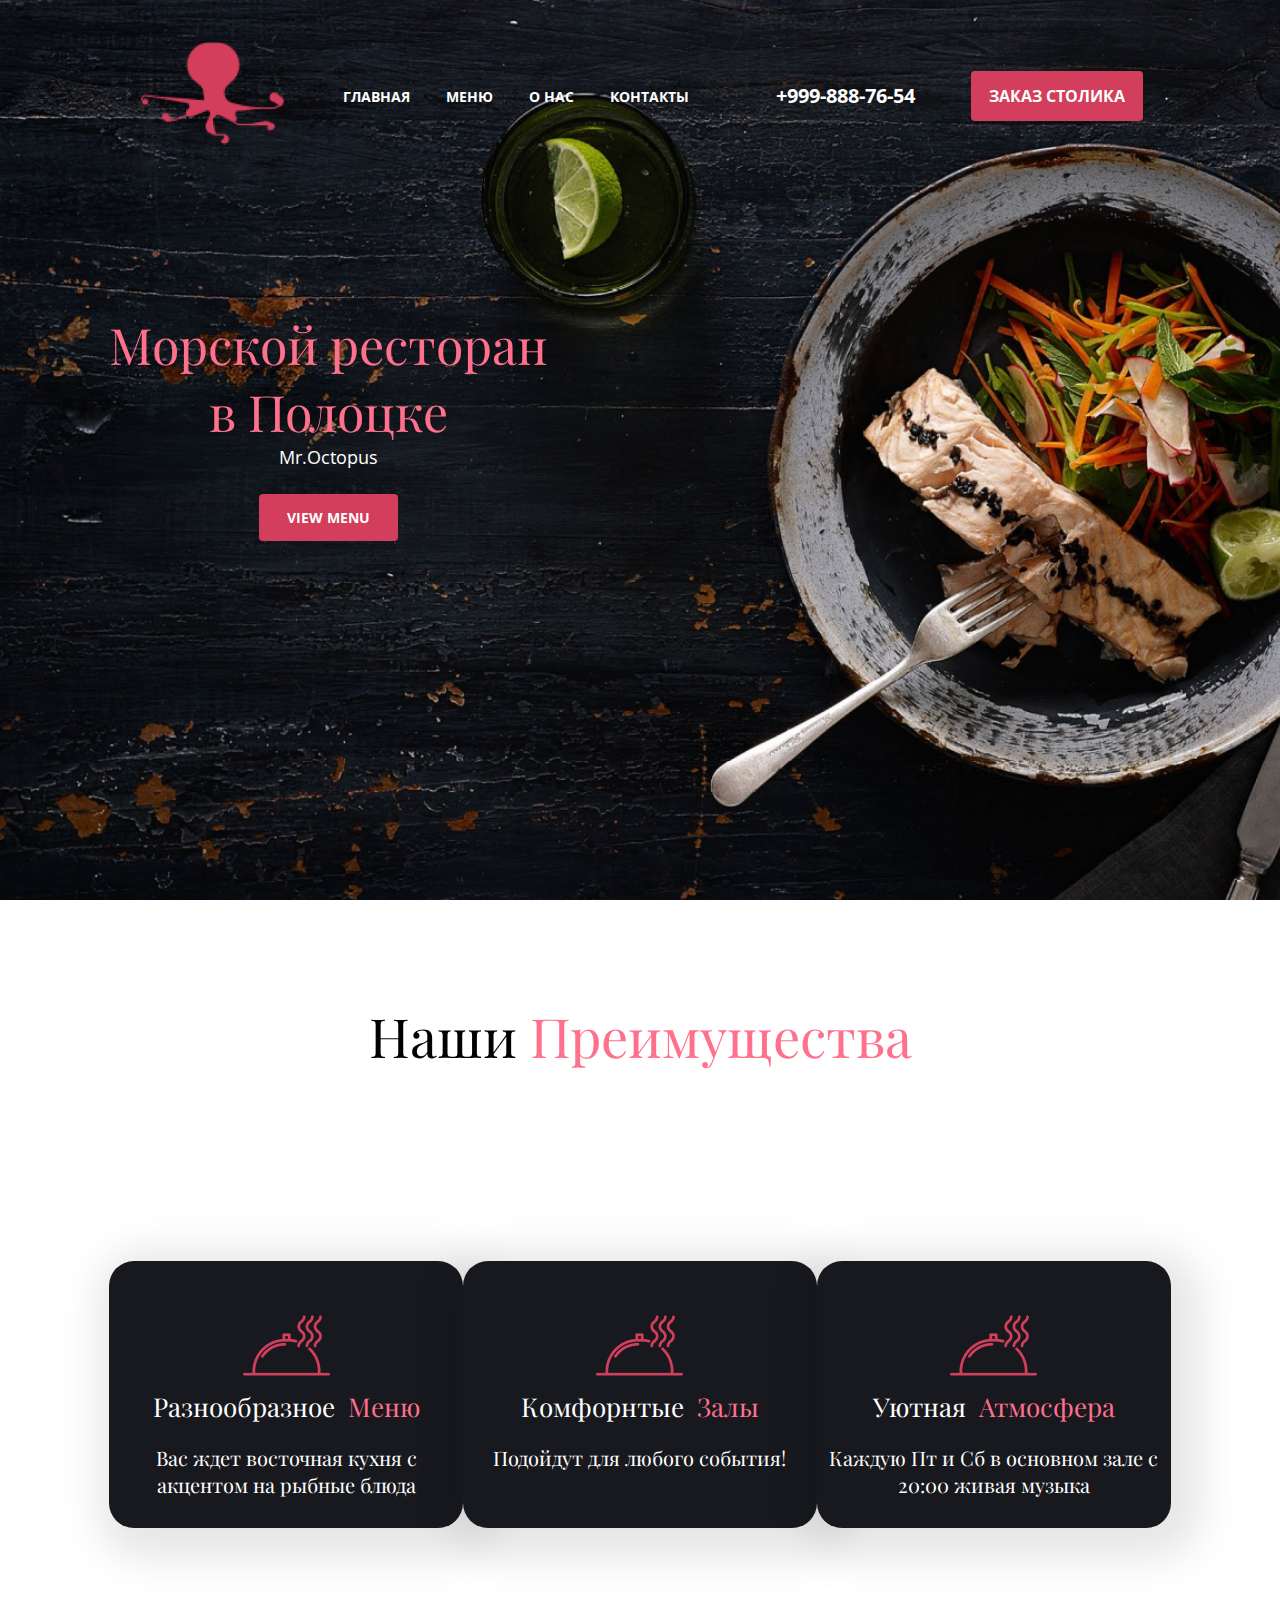
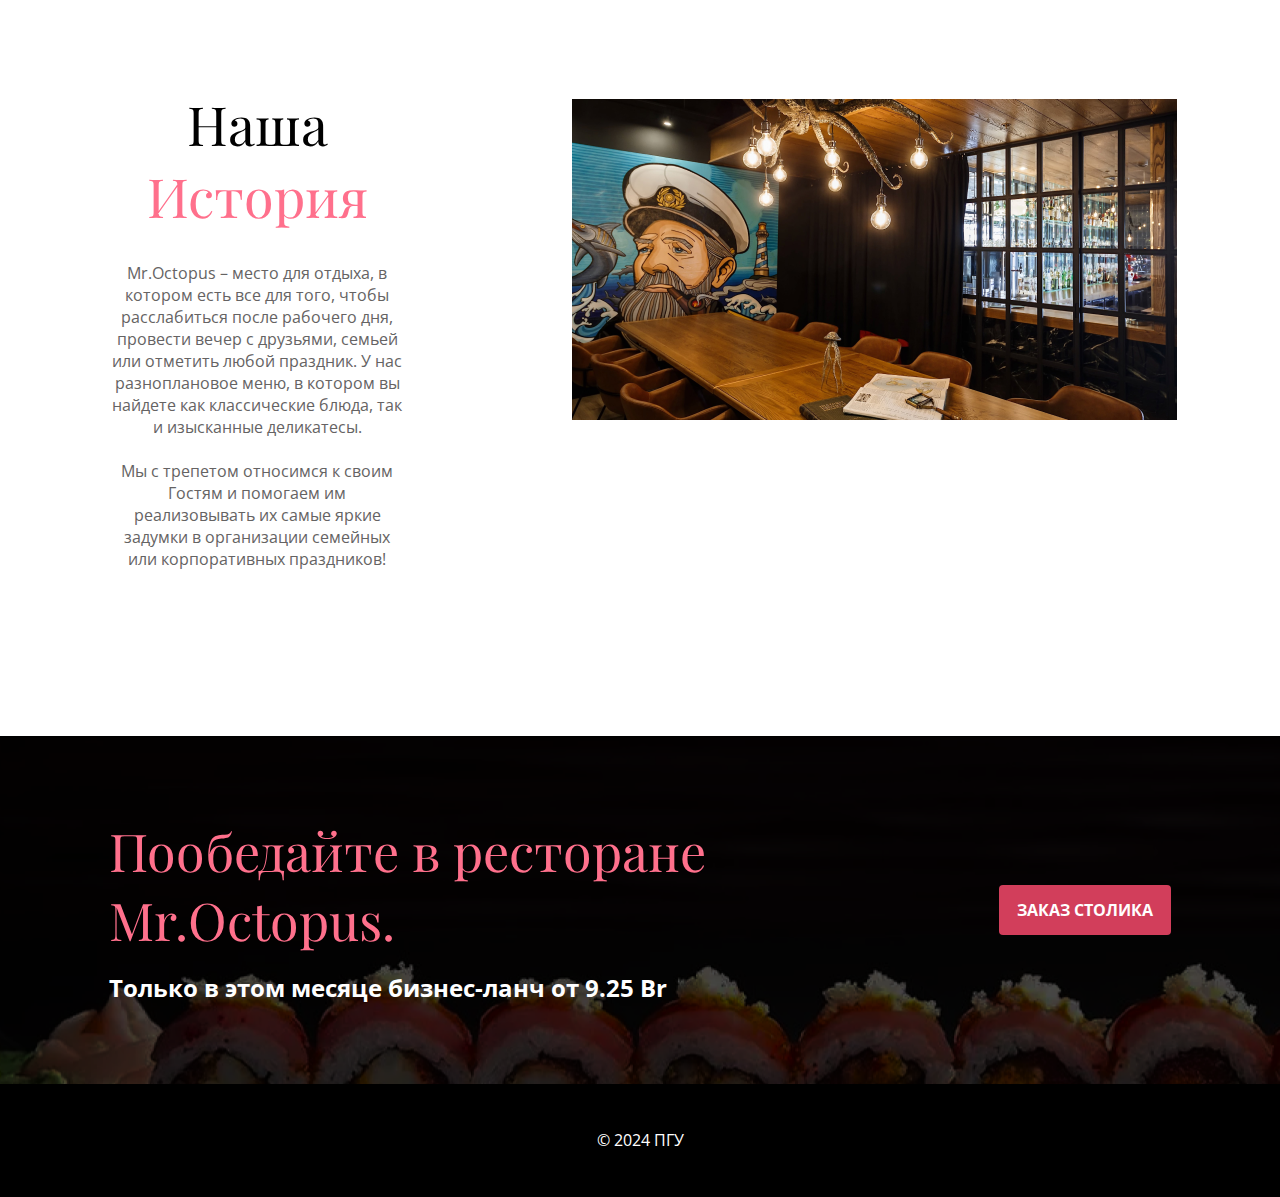
<file: index.html>
<!DOCTYPE html>
<html lang="en">
<head>
    <meta charset="UTF-8">
    <link rel='stylesheet' href='style.css'>
    <link rel="preconnect" href="https://fonts.googleapis.com">
    <link rel="preconnect" href="https://fonts.gstatic.com" crossorigin>
    <link href="https://fonts.googleapis.com/css2?family=Open+Sans:wght@300;400;500;600;700;800&display=swap" rel="stylesheet">
    <link rel="preconnect" href="https://fonts.googleapis.com">
    <link rel="preconnect" href="https://fonts.gstatic.com" crossorigin>
    <link href="https://fonts.googleapis.com/css2?family=Playfair+Display&display=swap" rel="stylesheet">
    <link rel="preconnect" href="https://fonts.googleapis.com">
    <link rel="preconnect" href="https://fonts.gstatic.com" crossorigin>
    <link href="https://fonts.googleapis.com/css2?family=Open+Sans:ital@1&display=swap" rel="stylesheet">
    <title>Ресторан</title>
</head>
<body>

<div class='header'>
    <div class='container'>
        <div class='header-line'>
            <a class='header-logo' href="index.html">
                <img src="images/logo.png" alt="logo" >
            </a>

            <div class='nav'>
                <a class='nav-item' href="index.html">ГЛАВНАЯ</a>
                <a class='nav-item' href="menu.html">МЕНЮ</a>
                <a class='nav-item' href="about.html">О НАС</a>
              <a class='nav-item' href="contacts.html">КОНТАКТЫ</a>
            </div>



            <div class='phone'>
                <div class='phone-holder'>
                    <div class='number'><a class='num' href='#'>+999-888-76-54</a></div>
                </div>

               
            </div>

            <div class='btn'>
                <a class='button' href="booking.html">ЗАКАЗ СТОЛИКА</a>
            </div>
        </div>


        <div class='header-down'>

            <div class='header-title'>
                Морской ресторан

                <div class='header-subtitle'>
                  в Полоцке 
				  
				   
		
                </div>

                <div class='header-suptitle'>
                    Mr.Octopus
                </div>

                <div class='header-bth'>
                    <a href="menu.html" class='header-button'>VIEW MENU</a>
                </div>

            </div>

        </div>

    </div>

</div>

<div class='cards'>

	
		
    <div class='container'>
		<div class='cards-title'>
            Наши <span> Преимущества</span>
		</div>

		<div class='cards-holder'>

            <div class='card'>

                <div class='card-image'>
                    <img class='images/card-img' src='images/card.png'>
                </div>

                <div class='card-title'>
                   Разнообразное  <span> Меню</span>
                </div>

                <div class='card-desc'>
                   Вас ждет восточная кухня с акцентом на рыбные блюда <p>


                </div>

            </div>

            <div class='card'>

                <div class='card-image'>
                    <img class='images/card-img' src='images/card.png'>
                </div>

                <div class='card-title'>
                    Комфорнтые <span> Залы</span>
                </div>

                <div class='card-desc'>
                    Подойдут для любого события!<p>

                </div>

            </div>

            <div class='card'>

                <div class='card-image'>
                    <img class='images/card-img' src='images/card.png'>
                </div>

                <div class='card-title'>
                   Уютная  <span>Атмосфера</span>
                </div>

                <div class='card-desc'>
                    Каждую Пт и Сб в основном зале с 20:00 живая музыка <p>
                </div>

            </div>
        </div>
    </div>

</div>

<div class='history'>

    <div class='container'>

        <div class='history-holder'>
            <div class='history-info'>
                <div class='history-title'>
                    Наша <span>История</span>
                </div>

                <div class='history-desc'>
                    Mr.Octopus – место для отдыха, в котором есть все для того, чтобы расслабиться после рабочего дня, провести вечер с друзьями, семьей или отметить любой праздник. 
					У нас разноплановое меню, в котором вы найдете как классические блюда, так и изысканные деликатесы. <br>  <br> 
					Мы с трепетом относимся к своим Гостям и помогаем им реализовывать их самые яркие задумки в организации семейных или корпоративных праздников!
                </div>


               
            </div>

            <div class='history-images'>
                <img class='images' src="images/image1.png" alt="">
                
                
        </div>
        </div>

    </div>

</div>


<div class='USP-block'>

    <div class='container'>

        <div class='block-holder'>
            <div class='left'>
                <div class='left-title'>
                    Пообедайте в ресторане  <br> Mr.Octopus.
                </div>

                <div class='left-text'>
                    Только в этом месяце бизнес-ланч от 9.25 Br
                </div>
            </div>

            <div class='right'>
                <div class='right-button'>
                    <a href='booking.html' class='right-btn'>ЗАКАЗ СТОЛИКА</a>
                </div>
            </div>
        </div>

    </div>

</div>


<div class='footer'>
	<div class='container'>
    <p>&copy; 2024 ПГУ</p>
	</div>
</div>


</body>
</html>
</file>
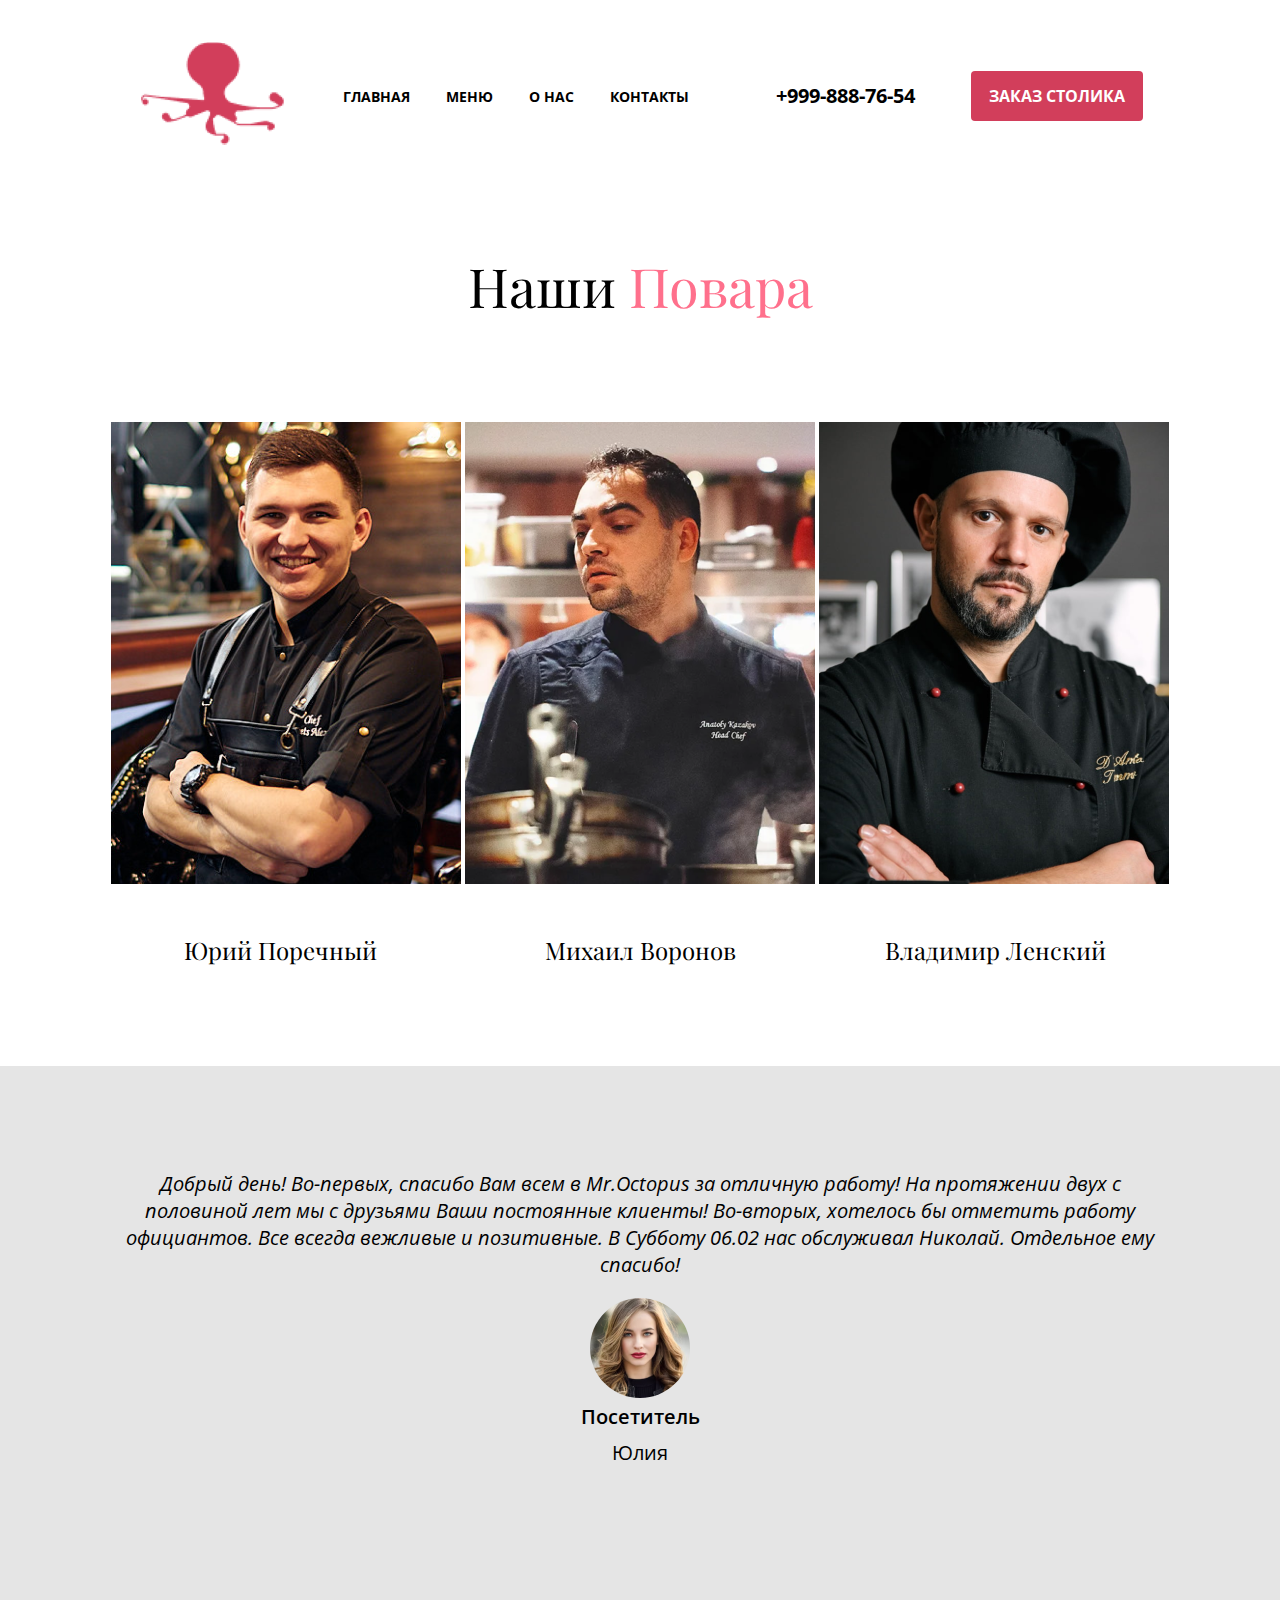
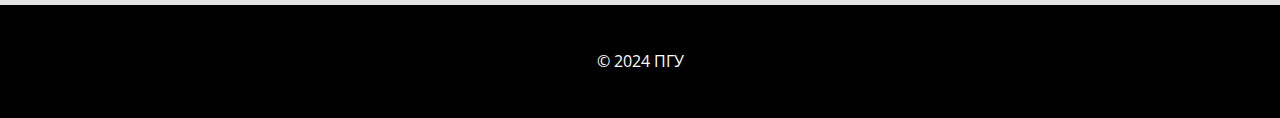
<file: about.html>
<!DOCTYPE html>
<html lang="en">
<head>
    <meta charset="UTF-8">
    <link rel='stylesheet' href='style2.css'>
    <link rel="preconnect" href="https://fonts.googleapis.com">
    <link rel="preconnect" href="https://fonts.gstatic.com" crossorigin>
    <link href="https://fonts.googleapis.com/css2?family=Open+Sans:wght@300;400;500;600;700;800&display=swap" rel="stylesheet">
    <link rel="preconnect" href="https://fonts.googleapis.com">
    <link rel="preconnect" href="https://fonts.gstatic.com" crossorigin>
    <link href="https://fonts.googleapis.com/css2?family=Playfair+Display&display=swap" rel="stylesheet">
    <link rel="preconnect" href="https://fonts.googleapis.com">
    <link rel="preconnect" href="https://fonts.gstatic.com" crossorigin>
    <link href="https://fonts.googleapis.com/css2?family=Open+Sans:ital@1&display=swap" rel="stylesheet">
    <title>Ресторан</title>
</head>
<body>


    <div class='container'>
        <div class='header-line'>
             <a class='header-logo' href="index.html">
                <img src="images/logo.png" alt="logo" >
            </a>

            <div class='nav'>
                <a class='nav-item' href="index.html">ГЛАВНАЯ</a>
                <a class='nav-item' href="menu.html">МЕНЮ</a>
                <a class='nav-item' href="about.html">О НАС</a>
                  <a class='nav-item' href="contacts.html">КОНТАКТЫ</a>
            </div>

            <div class='phone'>
                <div class='phone-holder'>
                  

                    <div class='number'><a class='num' href='#'>+999-888-76-54</a></div>
                </div>

                
            </div>

            <div class='btn'>
                <a class='button' href="booking.html">ЗАКАЗ СТОЛИКА</a>
            </div>
        </div>
    </div>


<div class='cook'>

    <div class='container'>

        <div class='cook-title'>
            Наши <span>Повара</span>
        </div>


        <div class='cook-content'>
			 <img src='images/1cc.png'>
            <img src='images/2cc.png'>
            <img src='images/3cc.png'>
        </div>
		<div class='cook-names-holder'>
		
			<div class='name01'> 
			Юрий Поречный
			</div>
			 <div class='name02'> 
			Михаил Воронов
			</div>
			 <div class='name03'> 
			Владимир Ленский
			</div>
		</div>
		
    </div>

</div>

<div class='coment'>

    <div class='container'>

        <div class='coment-text'>
            Добрый день! Во-первых, спасибо Вам всем в Mr.Octopus за отличную работу! На протяжении двух с половиной лет мы с друзьями Ваши постоянные клиенты! Во-вторых, хотелось бы отметить работу официантов. Все всегда вежливые и позитивные. В Субботу 06.02 нас обслуживал Николай. Отдельное ему спасибо! 
        </div>

        <a class='coment-image' href="https://www.instagram.com/yulia.kartysheva/" target="_blank">
            <img src='images/face.png' class='coment-img'>
        </a>

        <div class='coment-type'>
            Посетитель
        </div>

        <div class='coment-name'>
            Юлия
        </div>
		


    </div>

</div>

<div class='footer'>
   <div class='container'>
    <p>&copy; 2024 ПГУ</p>
	</div>
</div>

</body>
</html>
</file>
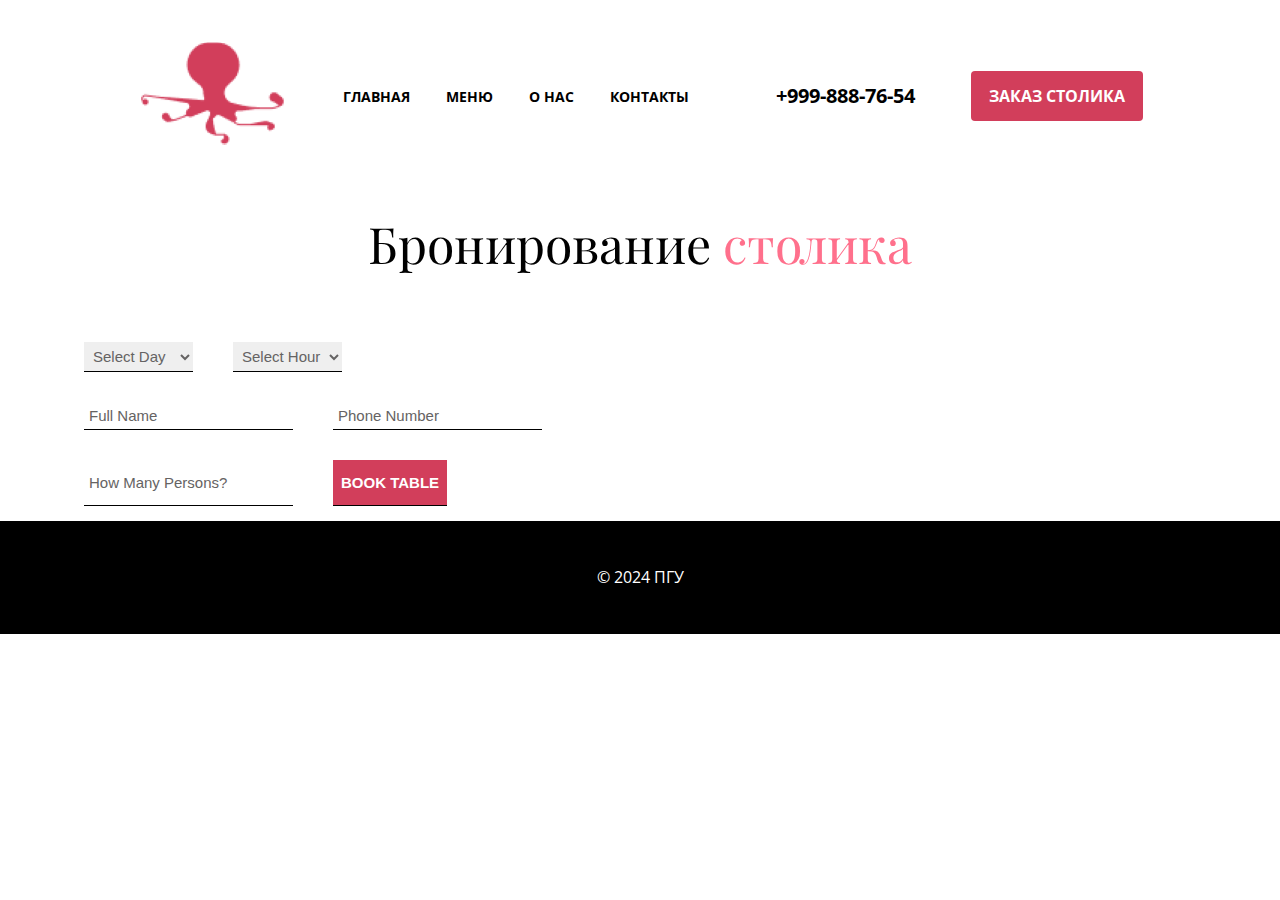
<file: booking.html>
<!DOCTYPE html>
<html lang="en">
<head>
    <meta charset="UTF-8">
    <link rel='stylesheet' href='style2.css'>
    <link rel="preconnect" href="https://fonts.googleapis.com">
    <link rel="preconnect" href="https://fonts.gstatic.com" crossorigin>
    <link href="https://fonts.googleapis.com/css2?family=Open+Sans:wght@300;400;500;600;700;800&display=swap" rel="stylesheet">
    <link rel="preconnect" href="https://fonts.googleapis.com">
    <link rel="preconnect" href="https://fonts.gstatic.com" crossorigin>
    <link href="https://fonts.googleapis.com/css2?family=Playfair+Display&display=swap" rel="stylesheet">
    <link rel="preconnect" href="https://fonts.googleapis.com">
    <link rel="preconnect" href="https://fonts.gstatic.com" crossorigin>
    <link href="https://fonts.googleapis.com/css2?family=Open+Sans:ital@1&display=swap" rel="stylesheet">
   
   <script>
	function showMessage() {
	alert('Спасибо. Менеджер позвонит Вам в течение 30 минут для подтверждения заказа!')
	}
	</script>
	
	<title>Ресторан</title>
	
</head>
<body>

    <div class='container'>
        <div class='header-line'>
            <a class='header-logo' href="index.html">
                <img src="images/logo.png" alt="logo" >
            </a>
            <div class='nav'>
                <a class='nav-item' href="index.html">ГЛАВНАЯ</a>
                <a class='nav-item' href="menu.html">МЕНЮ</a>
                <a class='nav-item' href="about.html">О НАС</a>
                  <a class='nav-item' href="contacts.html">КОНТАКТЫ</a>
            </div>

            

            <div class='phone'>
                <div class='phone-holder'>
                    

                    <div class='number'><a class='num' href='#'>+999-888-76-54</a></div>
                </div>

               
            </div>

            <div class='btn'>
                <a class='button' href="booking.html">ЗАКАЗ СТОЛИКА</a>
            </div>
        </div>

    </div>

<div class = "form_content">
                    <h3>Бронирование <span>столика</span></h3>
                    <form>
                        <div class = "form-row">
                            <select name = "days" required="required">
                                <option value = "day-select">Select Day</option>
                                <option value = "sunday">Sunday</option>
                                <option value = "monday">Monday</option>
                                <option value = "tuesday">Tuesday</option>
                                <option value = "wednesday">Wednesday</option>
                                <option value = "thursday">Thursday</option>
                                <option value = "friday">Friday</option>
                                <option value = "saturday">Saturday</option>
                            </select>

                            <select name = "hours" required="required">
                                <option value = "hour-select">Select Hour</option>
                                <option value = "10">10: 00</option>
                                <option value = "10">12: 00</option>
                                <option value = "10">14: 00</option>
                                <option value = "10">16: 00</option>
                                <option value = "10">18: 00</option>
                                <option value = "10">20: 00</option>
                                <option value = "10">22: 00</option>
                            </select>
                        </div>

                        <div class = "form-row">
                            <input type = "text"  placeholder="Full Name" required="required">
                            <input type = "text" placeholder="Phone Number" required="required">
                        </div>

                        <div class = "form-row">
                            <input type = "number" placeholder="How Many Persons?" min = "1" required="required">
                            <input type = "submit" value = "BOOK TABLE" onclick='showMessage()'>
							
         </div>
                    </form>
</div>


<div class='footer'>
    <div class='container'>
    <p>&copy; 2024 ПГУ</p>
	</div>
</div>


</body>
</html>
</file>
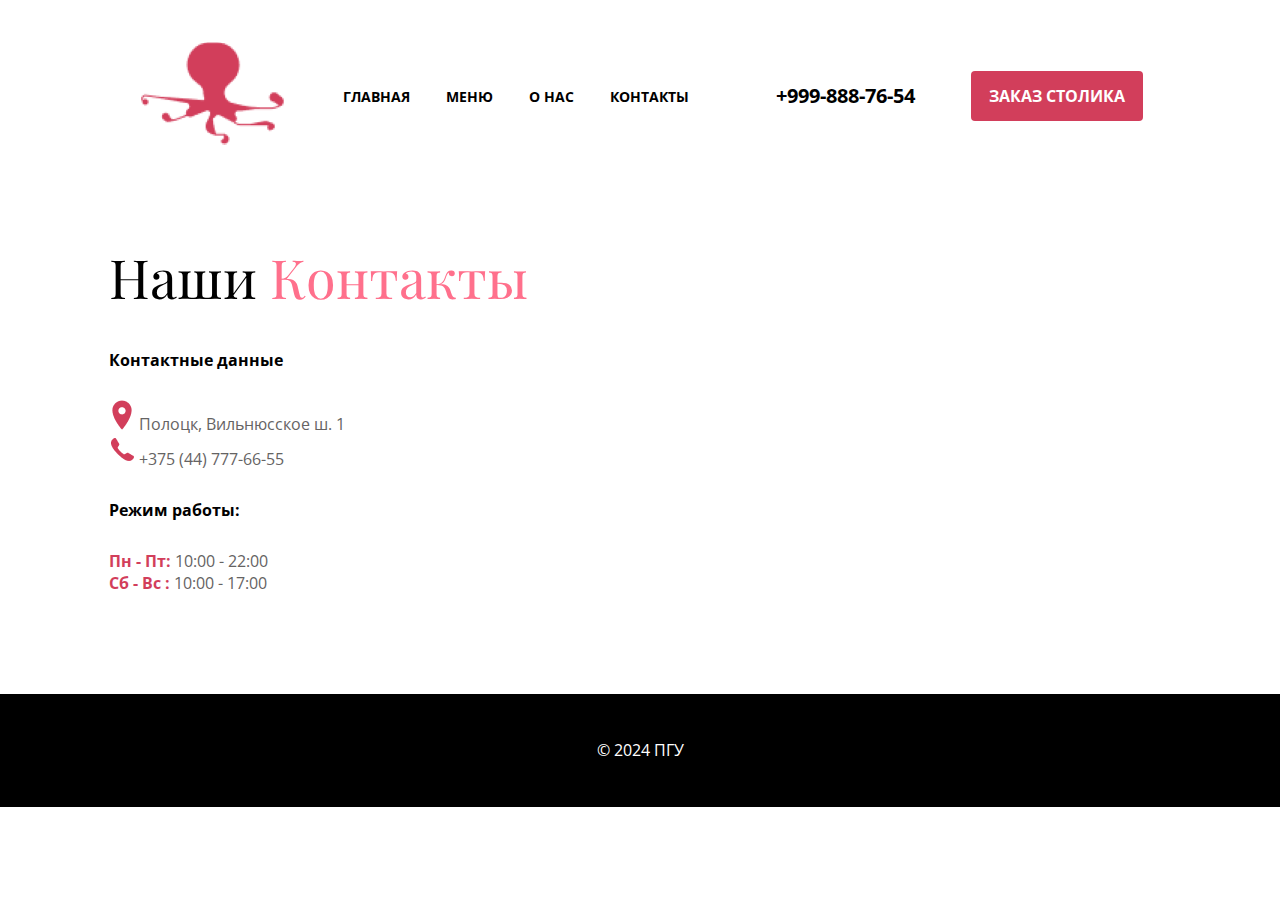
<file: contacts.html>
<!DOCTYPE html>
<html lang="en">
<head>
    <meta charset="UTF-8">

    <link rel='stylesheet' href='style2.css'>
    <link rel="preconnect" href="https://fonts.googleapis.com">
    <link rel="preconnect" href="https://fonts.gstatic.com" crossorigin>
    <link href="https://fonts.googleapis.com/css2?family=Open+Sans:wght@300;400;500;600;700;800&display=swap" rel="stylesheet">
    <link rel="preconnect" href="https://fonts.googleapis.com">
    <link rel="preconnect" href="https://fonts.gstatic.com" crossorigin>
    <link href="https://fonts.googleapis.com/css2?family=Playfair+Display&display=swap" rel="stylesheet">
    <link rel="preconnect" href="https://fonts.googleapis.com">
    <link rel="preconnect" href="https://fonts.gstatic.com" crossorigin>
    <link href="https://fonts.googleapis.com/css2?family=Open+Sans:ital@1&display=swap" rel="stylesheet">
    <title>Ресторан</title>
</head>
<body>


    <div class='container'>
        <div class='header-line'>
             <a class='header-logo' href="index.html">
                <img src="images/logo.png" alt="logo" >
            </a>

            <div class='nav'>
                <a class='nav-item' href="index.html">ГЛАВНАЯ</a>
                <a class='nav-item' href="menu.html">МЕНЮ</a>
                <a class='nav-item' href="about.html">О НАС</a>
                 <a class='nav-item' href="contacts.html">КОНТАКТЫ</a>
            </div>

            

            <div class='phone'>
                <div class='phone-holder'>
                   

                    <div class='number'><a class='num' href='#'>+999-888-76-54</a></div>
                </div>

                
            </div>

            <div class='btn'>
                <a class='button' href="booking.html">ЗАКАЗ СТОЛИКА</a>
            </div>
        </div>
    </div>

<div class='contacts'>

    <div class='container'>

        <div class='contacts-holder'>
            <div class='contacts-info'>
                <div class='contacts-title'>
                    Наши <span> Контакты </span>
                </div>

                <div class='contacts-desc'>
				<div class='contacts-title-little'>
                    Контактные данные
				</div>
				<img src="images/loc.png" alt="icon" title="icon">
					Полоцк, Вильнюсское ш. 1 <br>
				<img src="images/phone.png" alt="icon" title="icon">
					+375 (44) 777-66-55 
					<div class='contacts-title-little'>
                    Режим работы:
					</div>
					<span>Пн - Пт:</span> 10:00 - 22:00 <br>

					<span>Сб - Вс :</span> 10:00 - 17:00
                </div>

            </div>
	<div class='map'>
	<iframe src="https://www.google.com/maps/embed?pb=!1m18!1m12!1m3!1d2936.5182143850247!2d28.746196547614346!3d55.47233772070663!2m3!1f0!2f0!3f0!3m2!1i1024!2i768!4f13.1!3m3!1m2!1s0x46c491ea0658c605%3A0x267cdcaaf2408f2a!2z0JzQsNC90LXQtg!5e0!3m2!1sru!2sby!4v1675409851115!5m2!1sru!2sby" ></iframe>
    </div>

    </div>

	</div>
</div>
	
	

	


	<div class='footer'>
   <div class='container'>
    <p>&copy; 2024 ПГУ</p>
	</div>
	</div>


</body>
</html>
</file>
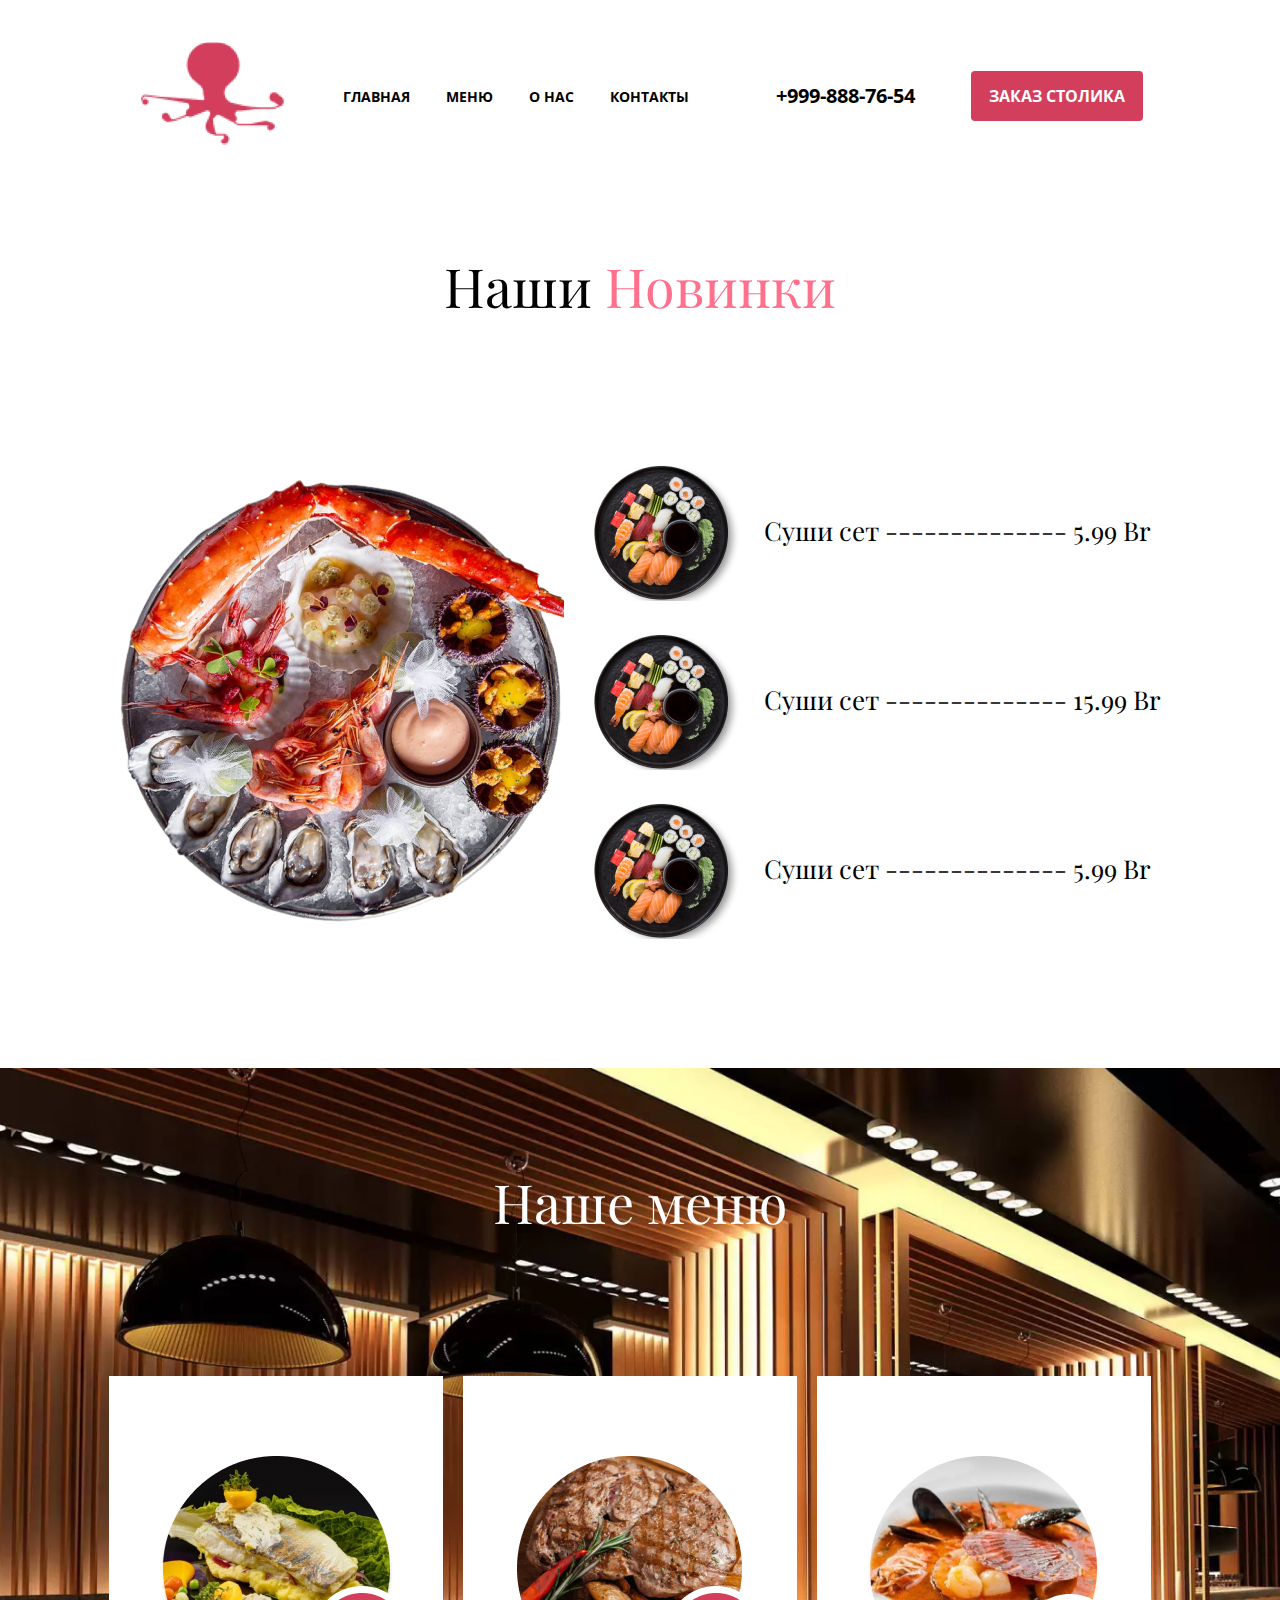
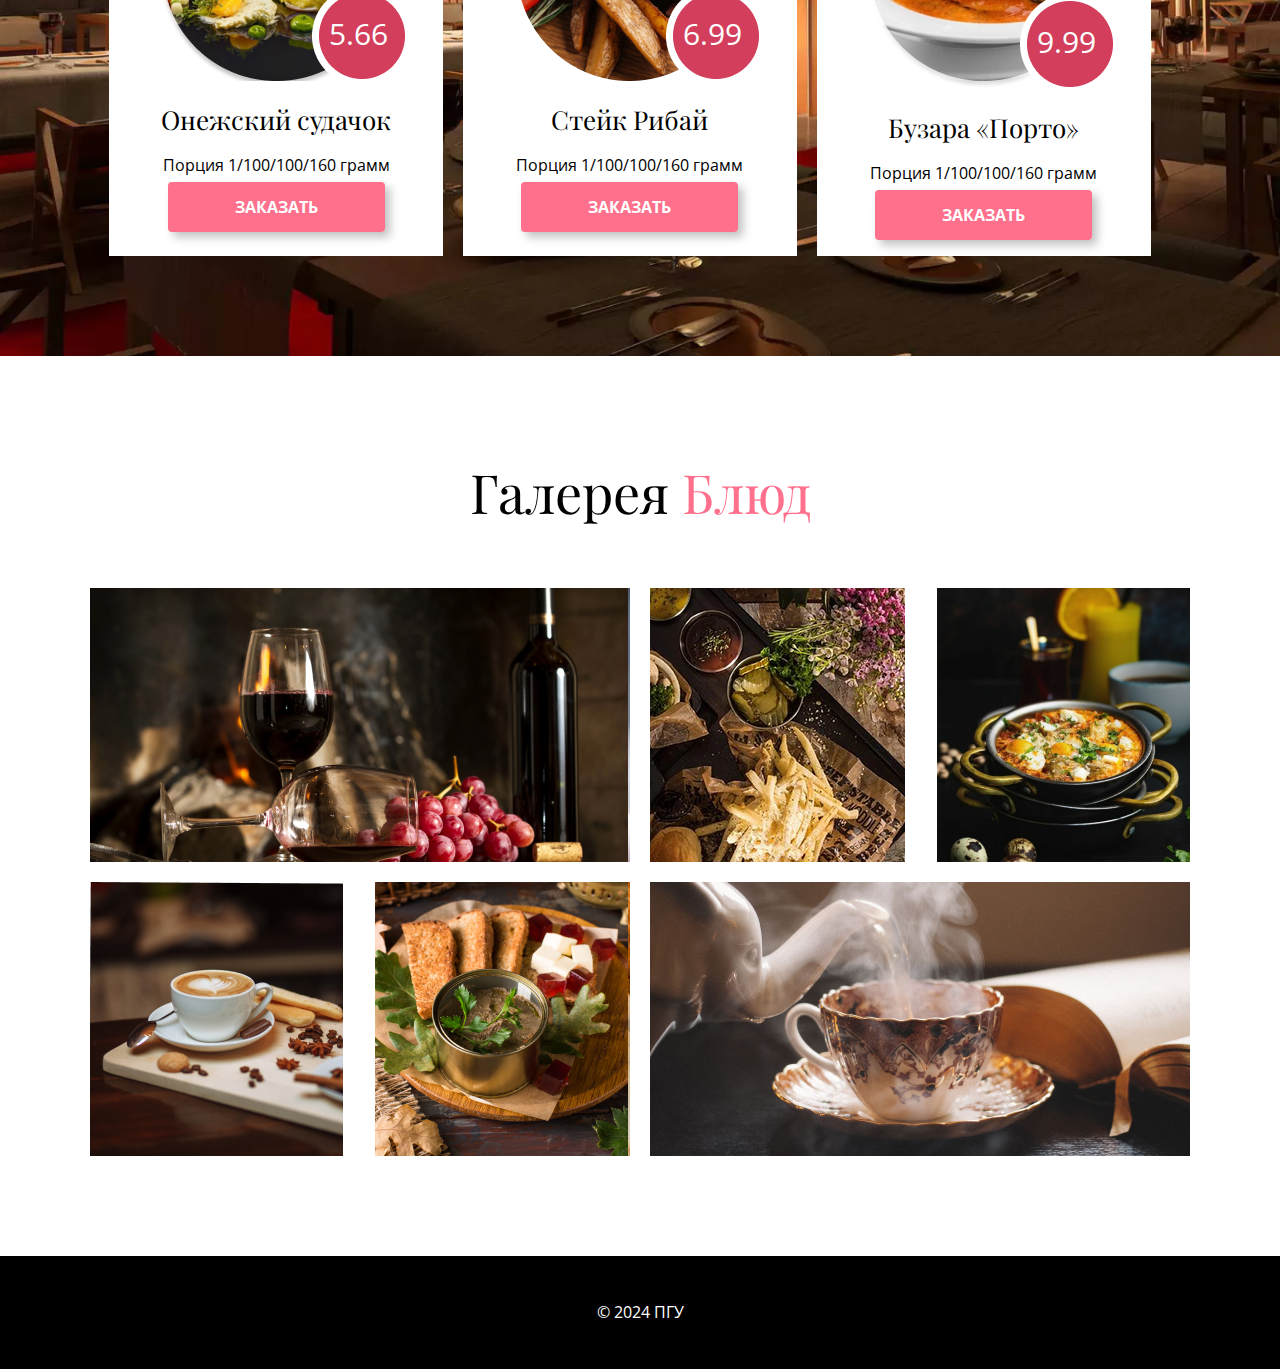
<file: menu.html>
<!DOCTYPE html>
<html lang="en">
<head>
    <meta charset="UTF-8">
    <link rel='stylesheet' href='style2.css'>
    <link rel="preconnect" href="https://fonts.googleapis.com">
    <link rel="preconnect" href="https://fonts.gstatic.com" crossorigin>
    <link href="https://fonts.googleapis.com/css2?family=Open+Sans:wght@300;400;500;600;700;800&display=swap" rel="stylesheet">
    <link rel="preconnect" href="https://fonts.googleapis.com">
    <link rel="preconnect" href="https://fonts.gstatic.com" crossorigin>
    <link href="https://fonts.googleapis.com/css2?family=Playfair+Display&display=swap" rel="stylesheet">
    <link rel="preconnect" href="https://fonts.googleapis.com">
    <link rel="preconnect" href="https://fonts.gstatic.com" crossorigin>
    <link href="https://fonts.googleapis.com/css2?family=Open+Sans:ital@1&display=swap" rel="stylesheet">
    <title>Ресторан</title>
</head>
<body>

    <div class='container'>
        <div class='header-line'>
             <a class='header-logo' href="index.html">
                <img src="images/logo.png" alt="logo" >
            </a>

            <div class='nav'>
                <a class='nav-item' href="index.html">ГЛАВНАЯ</a>
                <a class='nav-item' href="menu.html">МЕНЮ</a>
                <a class='nav-item' href="about.html">О НАС</a>
                 <a class='nav-item' href="contacts.html">КОНТАКТЫ</a>
            </div>

           

            <div class='phone'>
                <div class='phone-holder'>
                    

                    <div class='number'><a class='num' href='#'>+999-888-76-54</a></div>
                </div>

               
            </div>

            <div class='btn'>
                <a class='button' href="booking.html">ЗАКАЗ СТОЛИКА</a>
            </div>
        </div>

    </div>

</div>


<div class='dishes'>
    <div class='container'>
        <div class='dishes-title'>
            Наши <span>Новинки</span>
        </div>
        <div class='sushis'>
            <div class='sushis-image'>
                <img src='images/sushi.png' class='pizza'>
            </div>
            <div class='sushis-items'>
                <div class='sushi-item'>
                    <img src="images/image 12.png" class='sushi'>
                    <div class='sushi-text'>
                        Cуши сет -------------- 5.99 Br
                    </div>
                </div>
                <div class='sushi-item'>
                    <img src="images/image 12.png" class='sushi'>
                    <div class='sushi-text'>
                         Cуши сет -------------- 15.99 Br
                    </div>
                </div>
                <div class='sushi-item'>
                    <img src="images/image 12.png" class='sushi'>
                    <div class='sushi-text'>
                         Cуши сет -------------- 5.99 Br
                    </div>
                </div>
            </div>
        </div>
    </div>
</div>


<div class='menu'>
    <div class='container'>
        <div class='menu-title'>
            Наше меню
        </div>
        <div class='menu-items'>
            <div class='menu-item'>
                <div class='menu-image'>
                    <img src='images/menu-item1.png' class='menu-img'>
                    <div class='price'>
                        <img src='images/price.png' class ='price-image'>
                        <div class='price-main'>
                            5.66
                        </div>
                    </div>
                </div>
                <div class='menu-text'>
                    Онежский судачок
                </div>
                <div class='menu-subtext'>
                    Порция 1/100/100/160 грамм<br>
                </div>
                <div class='menu-button'>
                    <a href='booking.html' class='menu-btn'>ЗАКАЗАТЬ</a>
                </div>
            </div>
            <div class='menu-item'>
                <div class='menu-image'>
                    <img src='images/menu-item3.png' class='menu-img'>
                    <div class='price'>
                        <img src='images/price.png' class ='price-image'>
                        <div class='price-main'>
                            6.99
                        </div>
                    </div>
                </div>
                <div class='menu-text'>
                    Стейк Рибай
                </div>
                <div class='menu-subtext'>
                    Порция 1/100/100/160 грамм <br>
                </div>
                <div class='menu-button'>
                    <a href='booking.html' class='menu-btn'>ЗАКАЗАТЬ</a>
                </div>
            </div>
            <div class='menu-item'>
                <div class='menu-image'>
                    <img src='images/menu-item2.png' class='menu-img'>
                    <div class='price'>
                        <img src='images/price.png' class ='price-image'>
                        <div class='price-main'>
                            9.99
                        </div>
                    </div>
                </div>
                <div class='menu-text'>
                    Бузара «Порто»
                </div>
                <div class='menu-subtext'>
                    Порция 1/100/100/160 грамм <br>
                </div>
                <div class='menu-button'>
                    <a href='booking.html' class='menu-btn'>ЗАКАЗАТЬ</a>
                </div>
            </div>
        </div>
    </div>
</div>

<div class='gallery'>
    <div class='container'>
        <div class='gallery-title'>
            Галерея <span>Блюд</span>
        </div>
        <div class='gallery-content'>
            <div class='gallery-left'>
                <div class='gallery-up'>
                    <img src="images/50.png">
                </div>
                <div class='gallery-down'>
                    <img src="images/20.jpg">
                    <img src="images/40.png">
                </div>
            </div>
            <div class='gallery-right'>
                 <div class='gallery-up'>
                    <img src="images/20.png">
                    <img src="images/30.png">
                </div>
                <div class='gallery-down'>
                    <img src="images/10.png">
                </div>
            </div>
        </div>
    </div>
</div>


<div class='footer'>
   <div class='container'>
    <p>&copy; 2024 ПГУ</p>
	</div>
</div>


</body>
</html>
</file>
<file: style.css>
body {
    margin: 0px; /*нужно потому, что браузер по умолчанию оставляет расстояние и в итоге получается белая полоса*/
    font-family: 'Open Sans', sans-serif;
}

.container {
    margin: 0vw 8.55vw; /*166px*/
}

 /* header */
.header {
    background-image: url(images/bg.jpg);
    height: 100vh; /*по высоте экрана*/
	background-repeat: no-repeat;  
    background-size: cover; /*background-size: cover; means the image will fill the element while maintaining its aspect ratio, while background-size: 100%; will just make the image fill 100% width of the element.*/
}


.header-line {
    padding-top: 4.630vh; /*50px*/
    display: flex; /*чтобы были в линию друг за другом, а не в столбик*/
    align-items: center; /*выравнивание по линии главного элемента*/
    justify-content: space-around; 
}

.nav-item {
    color: #fff; /*белый*/
    text-decoration: none; /*без подчеркивания*/
    font-weight: 700; 
    font-size: 14px;
    margin-right: 2.5vw; /*25 px*/
    transition: color 0.3s linear; /* linear - переход происходит равномерно на протяжении всего времени, без колебаний в скорости.*/
}

.nav-item:hover {
    color: #D8143A;
}

.num {
    color: #fff;
    text-decoration: none;
    font-weight: 700;
    transition: color 0.3s linear;
}

.num:hover {
    color: #D8143A;
}

.phone-holder {
    display: flex;
    align-items: center;
}
.number {
    font-size: 20px;

}

.button {
    background-color: #D23E5B;
    color: #fff;
    text-decoration: none;
    padding: 14px 18px;
    font-weight: 700;
	border-radius: 4px;
    transition: background-color 0.2s linear;
}

.button:hover {
    background-color: #D8143A;
}

.header-down {
    position: relative;
}

.header-title {
    color: #FF708C;
    font-family: 'Playfair Display', serif;
    font-size: 50px;
    font-weight: 400;
    text-align: center;
    position: absolute; /*Положение элемента устанавливается относительно его исходного места. Добавление свойств left, top, right и bottom изменяет позицию элемента.*/
    left: 0;
    margin-top: 12.6vw; /* изначально было 224 px*/
    margin-bottom: 0.625vw;
}

.header-suptitle {
    color: #fff;
    font-size: 18px;
    font-family: 'Open Sans', sans-serif;
}

.header-button {
    background-color: #D23E5B;
    padding: 14px 28px;
    color: #fff;
    font-size: 14px;
    font-weight: 700;
    font-family: 'Open Sans', sans-serif;
    text-decoration: none;
	border-radius: 4px;
    transition: background-color 0.3s linear;
}

.header-button:hover {
    background-color: #D8143A;
}

/* cards-holder */

.cards-holder {
    display: flex;
    justify-content: space-between;
}

.cards-title {
    font-family: 'Playfair Display', serif;
    font-size: 54px;
    font-weight: 400;
    text-align: center;
    padding-top: 100px;
    margin-bottom: 139px;
}

.cards-title span {
    color: #FF708C;
}

.card {
    width: 349px;
    box-shadow: 10px 10px 40px 20px #0000001A;
    background-color: #18191E;
    margin-top: 50px;
    padding: 10px 10px;
	border-radius: 25px;
}

.card-image {
    display: flex;
    justify-content: center;
    padding-top: 31px;
}

.card-title {
	color: #fff;
    display: flex;
    justify-content: center;
    margin-bottom: 20px;
    font-family: 'Playfair Display', serif;
    font-size: 26px;
    font-weight: 400;

}

.card-title span {
    color: #FF708C;
    margin-left: 13px;
}

.card-desc {
    text-align: center;
    font-family: 'Playfair Display', serif;
    font-size: 20px;
    font-weight: 400;
    color: #fff;
}

/* history */

.history {
    margin-top: 15.4vh;
    padding-bottom: 18.5vh;
	
}

.history-title {
    font-family: 'Playfair Display', serif;
    font-size: 54px;
    font-weight: 400;
    width: 23.125vw;
    text-align: center;
    margin-top: 21px;
	margin-bottom: 30px;
}

.history-title span {
    color: #FF708C;
}

.history-desc {
    color: #656363;
    font-size: 16px;
    width: 23.125vw;
    text-align: center;
}


.history-images {
   margin: 2.5vw 13vw;
}

.history-holder {
    display: flex;
}

.images {
    
}

/* USP-block */

.USP-block {
    background-image: url(images/black-bg.png);
    padding: 80px 0;
}

.left-title {
    color: #FF708C;
    font-family: 'Playfair Display', serif;
    font-size: 52px;
    font-weight: 400;
    margin-bottom: 1.852vh;
}

.left-text {
    font-weight: 700;
    font-size: 24px;
    color: #fff;
}

.right-btn {
    background-color: #D23E5B;
    color: #fff;
    text-decoration: none;
    padding: 14px 18px;
    font-weight: 700;
	border-radius: 4px;
}
.right-btn:hover {
    background-color: #D8143A;
}

.block-holder {
    display: flex;
    justify-content: space-between;
    align-items: center;
}

 /* footer */


.footer {
    background-color: #000;
    padding: 2.3vw 0vw;
    color: #fff;
    text-align: center;
}
</file>
<file: style2.css>
body {
    margin: 0;
    font-family: 'Open Sans', sans-serif;
	
}

.container {
   margin: 0vw 8.55vw;
	
}

 /* header */
.header-line {
    padding-top: 4.630vh;
    display: flex;
    align-items: center;
    justify-content: space-around;
}

.nav-item {
    color: #000;
    text-decoration: none;
    font-weight: 700;
    font-size: 14px;

    margin-right:  2.5vw;

    transition: color 0.3s linear;
}

.nav-item:hover {
    color: #D8143A;
}

.num {
    color: #000;
    text-decoration: none;
    font-weight: 700;
    transition: color 0.3s linear;
}

.num:hover {
    color: #D8143A;
}

.number {
    font-size: 20px;
	
}

.phone-holder {
    display: flex;
    align-items: center;
}

.button {
    background-color: #D23E5B;
    color: #fff;
    text-decoration: none;
    padding: 14px 18px;
    font-weight: 700;
	border-radius: 4px;
    transition: background-color 0.2s linear;
}

.button:hover {
    background-color: #D8143A;
}

 /* dishes */
.dishes-title {
    font-family: 'Playfair Display', serif;
    font-size: 54px;
    font-weight: 400;
    text-align: center;
    padding-top: 100px;
    margin-bottom: 139px;
}

.dishes-title span {
    color: #FF708C;
}

.sushis {
    display: flex;
    justify-content: center;
}

.sushi-item {
    display: flex;
    align-items: center;
    margin-bottom: 29px;
}

.sushis-image {
    margin-right: 20px;
}

.sushi-text {
    font-family: 'Playfair Display', serif;
    font-size: 26px;
    margin-left: 20px;
}

 /* menu */

.menu {
    background-image: url(images/menu-bg.png);
    background-repeat: no-repeat;
    background-size: cover;
    padding-bottom: 100px;
	margin-top: 100px;
}

.menu-title {
    font-family: 'Playfair Display', serif;
    font-size: 54px;
    padding-top: 98px;
    color: #fff;
    text-align: center;
    padding-bottom: 138px;
}

.menu-item {
    background-color: #fff;
    text-align: center;
    width: 33%;
    padding-top: 80px;
    padding-bottom: 30px;
    margin-right: 20px;
}

.menu-text {
    font-family: 'Playfair Display', serif;
    font-size: 26px;
    padding-top: 16px;
    padding-bottom: 17px;
}

.menu-subtext {
    font-size: 16px;
}

.menu-btn {
    background-color: #FF708C;
    text-decoration: none;
    padding: 14px 67px;
    color: #fff;
    font-size: 16px;
    font-weight: 700;
    box-shadow: 5px 5px 10px 0px #00000040;
	border-radius: 4px;

}

.menu-button {
    margin-top: 20px;
	
}
.menu-btn:hover {
    background-color: #D8143A;
}

.price-image {
    position: absolute;
    bottom: 0;
    right: 31px;
}

.menu-image {
    position: relative;
}

.price-main {
    position: absolute;
    bottom: 32px;
    right: 55px;
    color: #fff;
    font-size: 30px;
}

.menu-items {
    display: flex;
    justify-content: center;
}

 /* coment */

.coment {
    background-color: #E5E5E5;
    padding-top: 104px;
    padding-bottom: 139px;
	text-align: center;
}

.coment-text {
    text-align: center;
    font-style: italic;
    font-size: 20px;
    margin-bottom: 20px;
}

.coment-img {
    border-radius: 50px;
}

.coment-type {
    font-weight: 600;
    font-size: 20px;
    text-align: center;
}

.coment-name {
    padding-top: 9px;
    font-size: 20px;
    font-weight: 400;
    text-align: center;
}

 /* gallery */

.gallery-title {
    font-family: 'Playfair Display', serif;
    font-size: 54px;
    text-align: center;
    padding-top: 100px;
    margin-bottom: 60px;
}

.gallery-title span {
    color: #FF708C;
}
.gallery{
	margin-bottom: 80px;
}
.gallery-content {
    display: flex;
    justify-content: center;
}

.gallery-left {
    margin-right: 20px;
}

.gallery-down,
.gallery-up {
    display: flex;
    justify-content: space-between;
    margin-bottom: 20px;
}

 /* cook */

.cook {
    padding-bottom: 100px;
}

.cook-title {
    font-family: 'Playfair Display', serif;
    font-size: 54px;
    text-align: center;
    margin-bottom: 100px;
    margin-top: 100px;
}

.cook-title span {
    color: #FF708C;
}

.cook-content  {
    display: flex;
    justify-content: space-around;
}
.cook-names-holder  {
    display: flex;
    justify-content: space-around;
	margin-top: 50px;
	font-family: 'Playfair Display', serif;
	font-size: 24px;
}
.name01{
     margin-left: 10px;
}

.name02{
	margin-left: 40px;
}
.name03{
    margin-left: 20px;
}

.card-content{
    height: 330px;
	margin-bottom: 40px;
}

 /* form */

.form_content h3{
    text-align: center;
    color: #000;
	margin-top: 60px;
    font-family: 'Playfair Display', serif;
    font-size: 50px;
    font-weight: 400;
	
}
.form_content h3 span{

	color: #FF708C;
}

.form-row{
    display: flex;
    width: 90%;
    margin: 0 auto;
}
form select, form input{
    display: block;Элемент показывается как блочный. /*Применение этого значения для встроенных элементов, например тега <span>, заставляет его вести подобно блокам — происходит перенос строк в начале и в конце содержимого.*/
    width: 100%;
    margin: 15px 20px;
    padding: 5px;
    font-size: 15px;
    outline: none; /*рамка*/
    border: none;
    border-bottom: 1px solid #000;
    font-weight: 300;

}
form input[type = text], form input[type = number], form input::placeholder, select{
    color: #656363;
}

form input[type = submit] {
    background-color: #D23E5B;
    color: #fff;
    text-decoration: none;
    padding: 14px 8px;
    font-weight: 700;

    transition: background-color 0.2s linear;
}

form input[type = submit]:hover {
    background-color: #D8143A;
}

 /* contacts */
 
.contacts {
    margin-top: 70px;
   
}

.contacts-title {
    font-family: 'Playfair Display', serif;
    font-size: 54px;
    font-weight: 400;
    width: 444px;
    text-align: left;
    margin-top: 21px;
	margin-bottom: 36px;
}

.contacts-title span {
    color: #FF708C;
}

.contacts-title-little
{
    color: #000;
	margin-top: 29px;
    margin-bottom: 29px;
	font-weight: bold;
}

.contacts-desc {
    color: #656363;
    font-size: 16px;
    width: 444px;
    text-align: left;
	margin-bottom: 100px;
}
.contacts-desc span {
       color: #D23E5B;
	   font-weight: bold;
}

.contacts-holder {
    display: flex;
}

.map {
    position: flex;
    top: 241px;
    right: 211px;
}


iframe{
	width: 900px;
	height: 300px;
	margin-top: 121px;
	border:0;
	referrerpolicy: referrer-when-downgrade; /*без реферера при понижении версии), то при переходе на https://not.example.com/ будет отправляться HTTP-заголовок Referer с значение https://example.com/page.html, поскольку ни один ресурс НЕ является потенциально надёжным URL-адресом.*/
	
 
 }
 
 /* footer */
.footer {
    background-color: #000;
    padding: 2.3vw 0vw;
    color: #fff;
    text-align: center;
}
</file>
